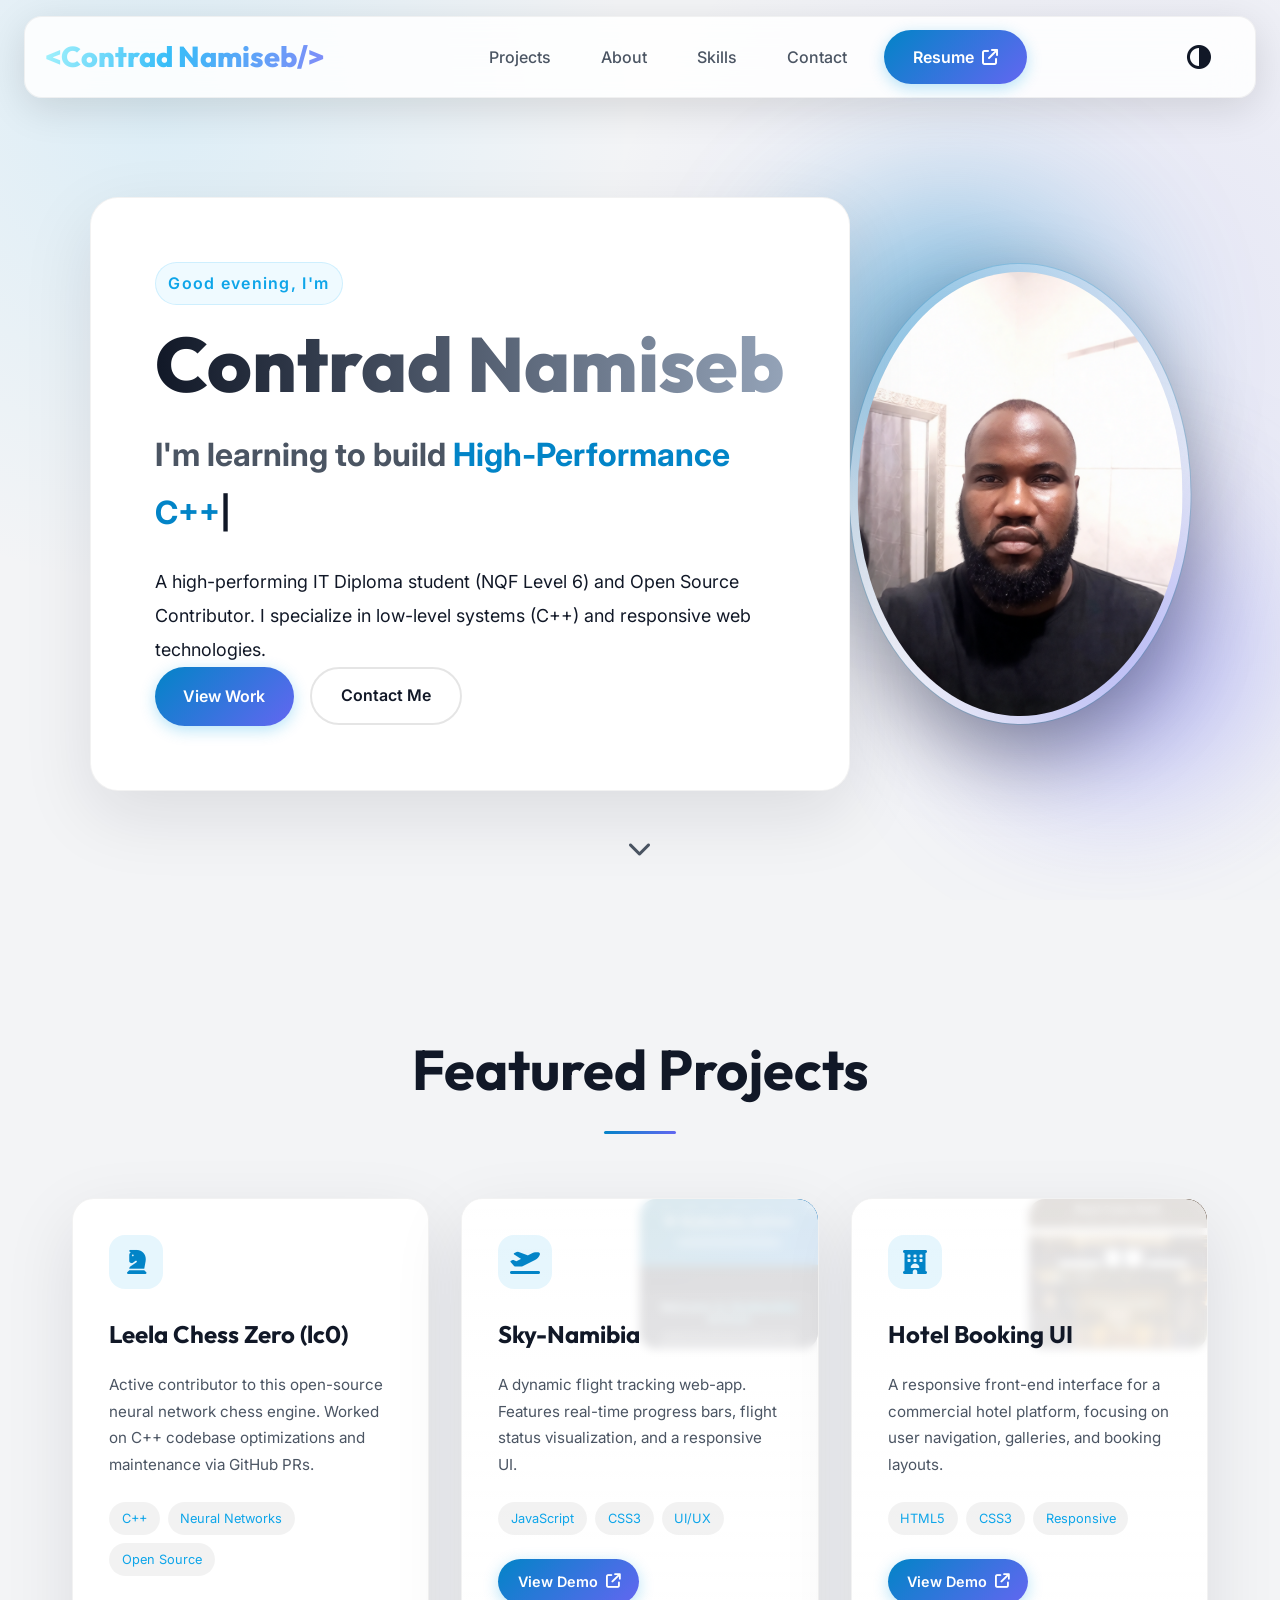
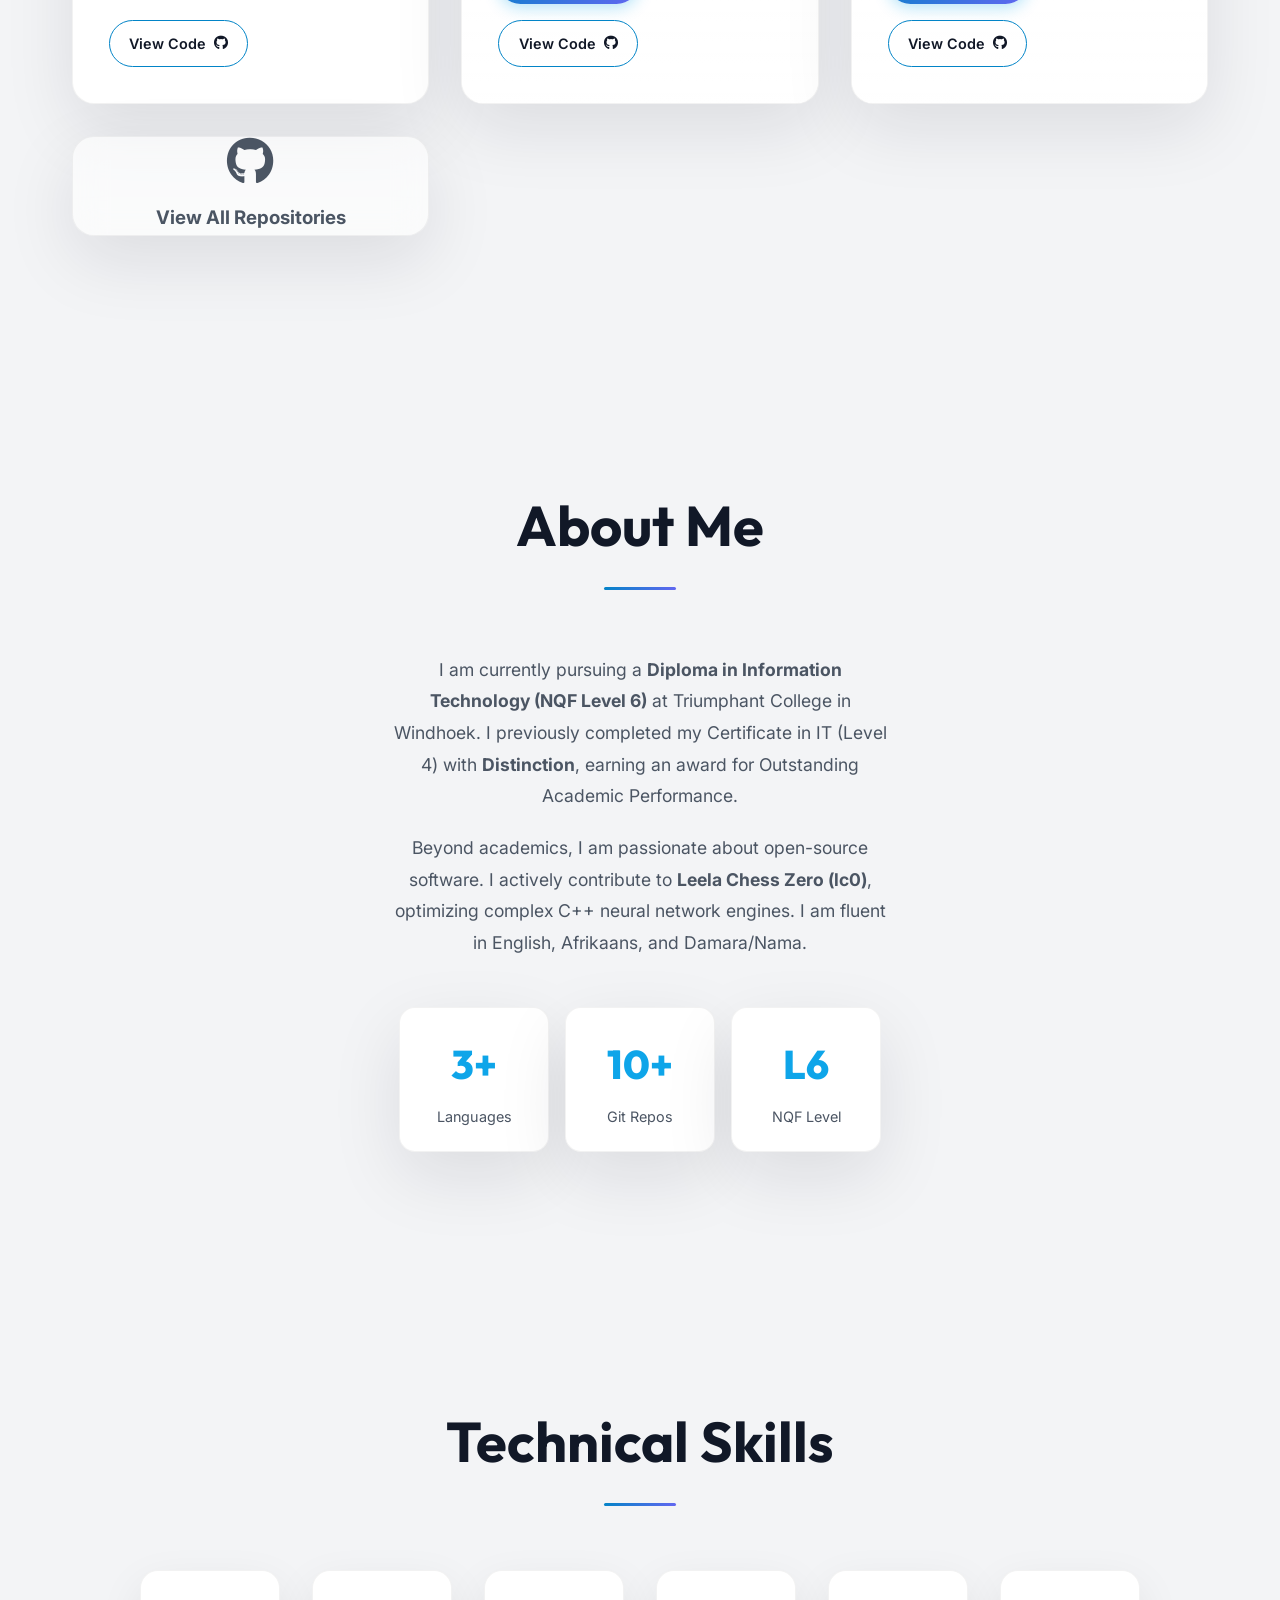
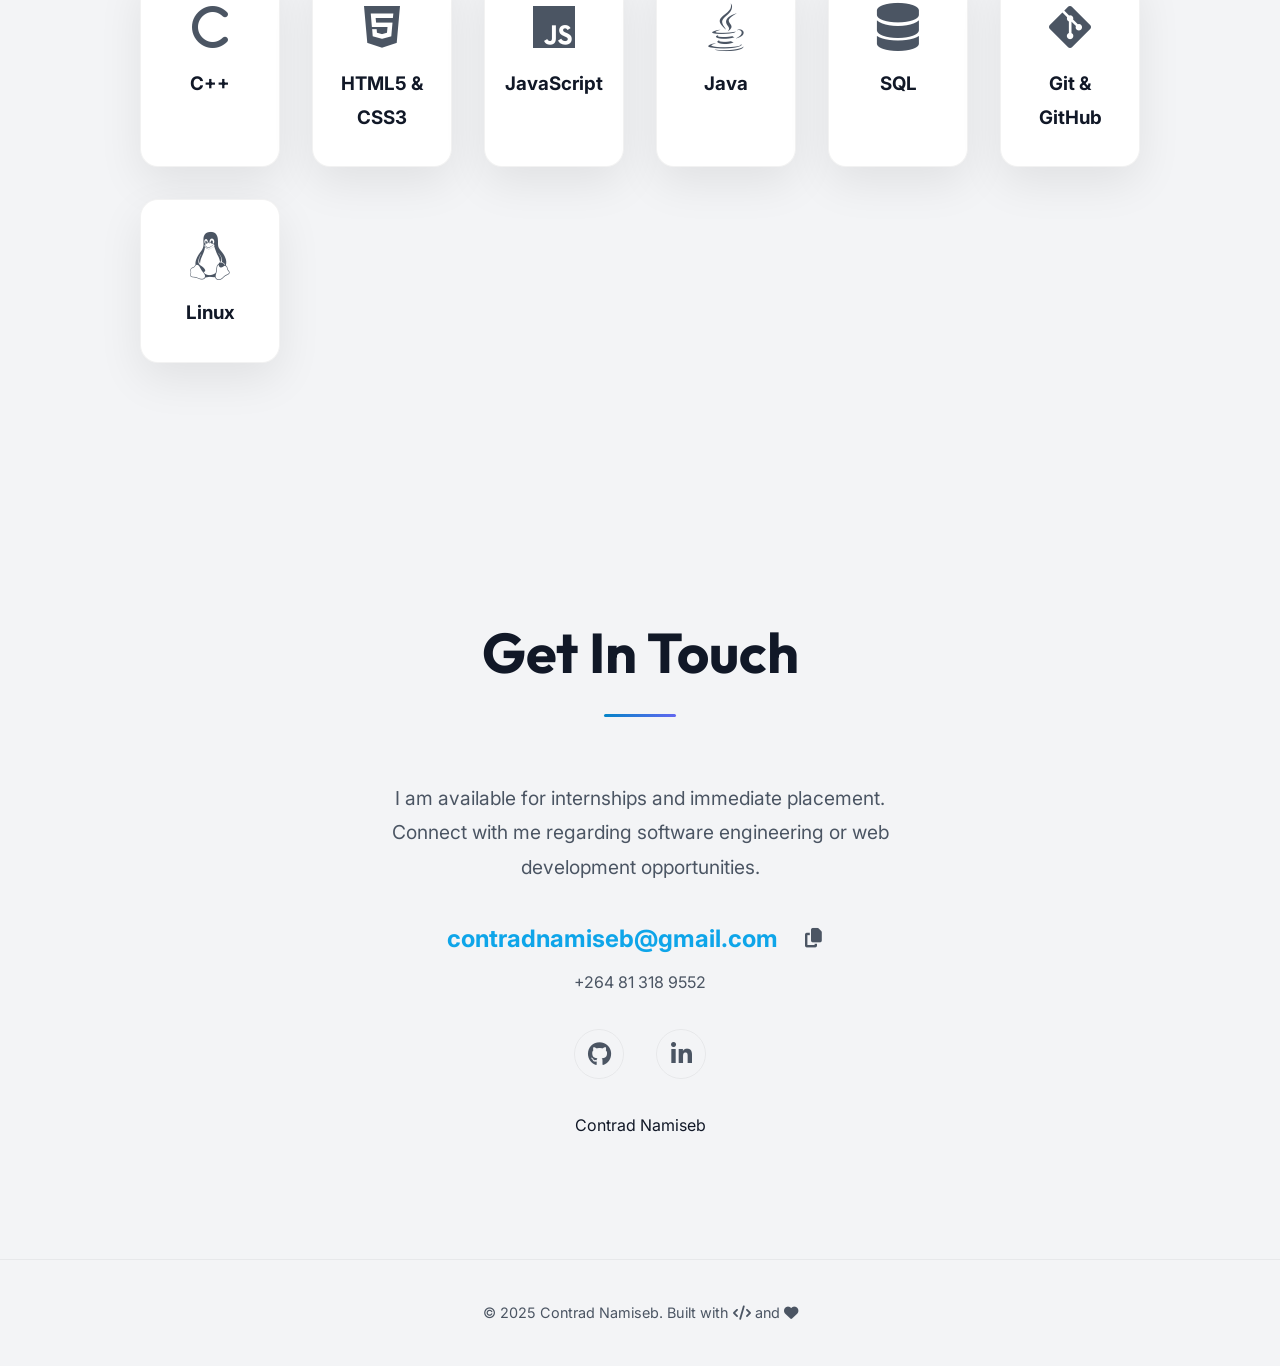
<file: index.html>
<!DOCTYPE html>
<html lang="en">

<head>
    <!-- Google tag (gtag.js) -->
    <script async src="https://www.googletagmanager.com/gtag/js?id=G-K5E7WXDVQN"></script>
    <script>
      window.dataLayer = window.dataLayer || [];
      function gtag(){dataLayer.push(arguments);}
      gtag('js', new Date());

      gtag('config', 'G-K5E7WXDVQN');
    </script>
    <meta charset="UTF-8">
    <meta name="viewport" content="width=device-width, initial-scale=1.0">
    <title>Contrad Namiseb | Software Engineer</title>
    <meta name="description"
        content="Portfolio of Contrad Namiseb, an IT Diploma student and Open Source Contributor specializing in C++, Java, and Web Technologies.">
    <meta name="keywords" content="Contrad Namiseb, Software Engineer, C++, Java, Web Development, Open Source, Portfolio, IT Diploma, Namibia">
    <meta name="author" content="Contrad Namiseb">
    <link rel="canonical" href="https://contradnamiseb.github.io/">
    
    <!-- Open Graph / Facebook -->
    <meta property="og:type" content="website">
    <meta property="og:url" content="https://contradnamiseb.github.io/">
    <meta property="og:title" content="Contrad Namiseb | Software Engineer">
    <meta property="og:description" content="Portfolio of Contrad Namiseb, an IT Diploma student and Open Source Contributor specializing in C++, Java, and Web Technologies.">
    <meta property="og:image" content="https://contradnamiseb.github.io/images/1767095813.png">
    
    <!-- Twitter -->
    <meta property="twitter:card" content="summary_large_image">
    <meta property="twitter:url" content="https://contradnamiseb.github.io/">
    <meta property="twitter:title" content="Contrad Namiseb | Software Engineer">
    <meta property="twitter:description" content="Portfolio of Contrad Namiseb, an IT Diploma student and Open Source Contributor specializing in C++, Java, and Web Technologies.">
    <meta property="twitter:image" content="https://contradnamiseb.github.io/images/1767095813.png">
    
    <link rel="icon" type="image/png" sizes="32x32" href="images/fav-icon.png">
    <link rel="apple-touch-icon" sizes="512x512" href="images/fav-icon-512.png">

    <link rel="preconnect" href="https://fonts.googleapis.com">
    <link rel="preconnect" href="https://fonts.gstatic.com" crossorigin>
    <link
        href="https://fonts.googleapis.com/css2?family=Inter:wght@300;400;600&family=Outfit:wght@500;700;800&display=swap"
        rel="stylesheet">

    <link rel="stylesheet" href="https://cdnjs.cloudflare.com/ajax/libs/font-awesome/6.4.0/css/all.min.css">

    <link rel="stylesheet" href="styles.css">
</head>

<body>
    <a href="#main-content" class="skip-link">Skip to main content</a>

    <nav class="navbar">
        <div class="logo">
            <a href="#">&lt;Contrad Namiseb/&gt;</a>
        </div>
        <ul id="nav-links" class="nav-links">
            <li><a href="#projects">Projects</a></li>
            <li><a href="#about">About</a></li>
            <li><a href="#skills">Skills</a></li>
            <li><a href="#contact">Contact</a></li>
            <li><a href="https://drive.google.com/file/d/1JpCaIjjZhl1eiZj5P_5RSKeEFHsPh8Wc/view?usp=drive_link"
                    target="_blank" rel="noopener noreferrer" class="btn-primary" aria-label="View Resume (opens in new tab)" title="View Resume (opens in new tab)">Resume <i class="fa-solid fa-arrow-up-right-from-square"></i></a></li>
        </ul>
        <button id="theme-toggle" class="theme-toggle" aria-label="Toggle Theme">
            <i class="fa-solid fa-circle-half-stroke"></i>
        </button>
        <button class="hamburger" aria-label="Toggle navigation menu" title="Toggle navigation menu" aria-expanded="false" aria-controls="nav-links">
            <span class="bar"></span>
            <span class="bar"></span>
            <span class="bar"></span>
        </button>
    </nav>

    <section id="hero" class="hero">
        <div class="hero-content fade-in">
            <p class="greeting" id="greeting">Hello, I'm</p>
            <h1 class="name">Contrad Namiseb</h1>
            <h2 class="title">I'm learning to build <span id="typewriter"></span></h2>
            <p class="bio">
                A high-performing IT Diploma student (NQF Level 6) and Open Source Contributor.
                I specialize in low-level systems (C++) and responsive web technologies.
            </p>
            <div class="hero-btns">
                <a href="#projects" class="btn-primary">View Work</a>
                <a href="#contact" class="btn-secondary">Contact Me</a>
            </div>
        </div>

        <div class="hero-visual fade-in">
            <div class="blob blob-1"></div>
            <div class="blob blob-2"></div>
            <div class="glass-card profile-card">
                <img src="images/1767095813.png" alt="Contrad Namiseb" class="profile-image">
            </div>
        </div>

        <div class="scroll-down">
            <a href="#about" aria-label="Scroll to About section" title="Scroll to About section"><i class="fa-solid fa-chevron-down"></i></a>
        </div>
    </section>

    <main id="main-content">
        <section id="projects" class="section">
            <div class="container">
                <div class="section-header fade-in">
                    <h2 class="section-title">Featured Projects</h2>
                    <span class="line"></span>
                </div>
                <div class="projects-grid">

                    <div class="project-card fade-in">
                        <div class="project-content">
                            <div class="project-icon"><i class="fa-solid fa-chess-knight"></i></div>
                            <h3 class="project-title">Leela Chess Zero (lc0)</h3>
                            <p class="project-desc">
                                Active contributor to this open-source neural network chess engine.
                                Worked on C++ codebase optimizations and maintenance via GitHub PRs.
                            </p>
                            <div class="project-tags">
                                <span>C++</span>
                                <span>Neural Networks</span>
                                <span>Open Source</span>
                            </div>
                            <div class="project-links">
                                <a href="https://github.com/ContradNamiseb/lc0" target="_blank" rel="noopener noreferrer" class="project-btn btn-code"
                                    aria-label="View Source Code for Leela Chess Zero (opens in new tab)">View Code <i class="fa-brands fa-github" aria-hidden="true"></i></a>
                            </div>
                        </div>
                    </div>

                    <div class="project-card fade-in" id="project-sky-namibia">
                        <div class="project-content">
                            <div class="project-icon"><i class="fa-solid fa-plane-departure"></i></div>
                            <h3 class="project-title">Sky-Namibia</h3>
                            <p class="project-desc">
                                A dynamic flight tracking web-app. Features real-time progress bars,
                                flight status visualization, and a responsive UI.
                            </p>
                            <div class="project-tags">
                                <span>JavaScript</span>
                                <span>CSS3</span>
                                <span>UI/UX</span>
                            </div>
                            <div class="project-links">
                                <a href="https://skynamibia.vercel.app/" target="_blank" rel="noopener noreferrer" class="project-btn btn-demo" aria-label="View Sky-Namibia Live Demo (opens in new tab)">View Demo <i class="fa-solid fa-arrow-up-right-from-square" aria-hidden="true"></i></a>
                                <a href="https://github.com/ContradNamiseb/Sky-Namibia" target="_blank" rel="noopener noreferrer" class="project-btn btn-code"
                                    aria-label="View Sky-Namibia Source Code (opens in new tab)">View Code <i class="fa-brands fa-github" aria-hidden="true"></i></a>
                            </div>
                        </div>
                    </div>

                    <div class="project-card fade-in" id="project-hotel-ui">
                        <div class="project-content">
                            <div class="project-icon"><i class="fa-solid fa-hotel"></i></div>
                            <h3 class="project-title">Hotel Booking UI</h3>
                            <p class="project-desc">
                                A responsive front-end interface for a commercial hotel platform,
                                focusing on user navigation, galleries, and booking layouts.
                            </p>
                            <div class="project-tags">
                                <span>HTML5</span>
                                <span>CSS3</span>
                                <span>Responsive</span>
                            </div>
                            <div class="project-links">
                                <a href="https://hotel-website-new.vercel.app/" target="_blank" rel="noopener noreferrer" class="project-btn btn-demo" aria-label="View Hotel Booking UI Live Demo (opens in new tab)">View Demo <i class="fa-solid fa-arrow-up-right-from-square" aria-hidden="true"></i></a>
                                <a href="https://github.com/ContradNamiseb/Hotel-website" target="_blank" rel="noopener noreferrer" class="project-btn btn-code"
                                    aria-label="View Hotel Booking UI Source Code (opens in new tab)">View Code <i class="fa-brands fa-github" aria-hidden="true"></i></a>
                            </div>
                        </div>
                    </div>

                    <a href="https://github.com/ContradNamiseb?tab=repositories" target="_blank" rel="noopener noreferrer"
                        class="project-card view-all-card fade-in" aria-label="View All Repositories (opens in new tab)" title="View All Repositories (opens in new tab)">
                        <i class="fa-brands fa-github"></i>
                        <h3>View All Repositories</h3>
                    </a>

                </div>
            </div>
        </section>

        <section id="about" class="section">
            <div class="container about-container">
                <div class="section-header fade-in">
                    <h2 class="section-title">About Me</h2>
                    <span class="line"></span>
                </div>
                <div class="about-text fade-in">
                    <p>
                        I am currently pursuing a <strong>Diploma in Information Technology (NQF Level 6)</strong> at
                        Triumphant College in Windhoek.
                        I previously completed my Certificate in IT (Level 4) with <strong>Distinction</strong>, earning
                        an award for Outstanding Academic Performance.
                    </p>
                    <p>
                        Beyond academics, I am passionate about open-source software. I actively contribute to
                        <strong>Leela Chess Zero (lc0)</strong>, optimizing complex C++ neural network engines.
                        I am fluent in English, Afrikaans, and Damara/Nama.
                    </p>
                    <div class="stats">
                        <div class="stat-item">
                            <span class="stat-number">3+</span>
                            <span class="stat-label">Languages</span>
                        </div>
                        <div class="stat-item">
                            <span class="stat-number">10+</span>
                            <span class="stat-label">Git Repos</span>
                        </div>
                        <div class="stat-item">
                            <span class="stat-number">L6</span>
                            <span class="stat-label">NQF Level</span>
                        </div>
                    </div>
                </div>
            </div>
        </section>

        <section id="skills" class="section">
            <div class="container">
                <div class="section-header fade-in">
                    <h2 class="section-title">Technical Skills</h2>
                    <span class="line"></span>
                </div>
                <div class="skills-grid">
                    <a href="https://github.com/ContradNamiseb/lc0" target="_blank" rel="noopener noreferrer" class="skill-card fade-in"
                        title="View C++ Projects" aria-label="View C++ Projects (opens in new tab)">
                        <i class="fa-solid fa-c"></i>
                        <h3>C++</h3>
                    </a>
                    <a href="https://github.com/ContradNamiseb/Hotel-website-new" target="_blank" rel="noopener noreferrer" class="skill-card fade-in"
                        title="View Web Projects" aria-label="View Web Projects (opens in new tab)">
                        <i class="fa-brands fa-html5"></i>
                        <h3>HTML5 & CSS3</h3>
                    </a>
                    <a href="https://github.com/ContradNamiseb/Sky-Namibia" target="_blank" rel="noopener noreferrer" class="skill-card fade-in"
                        title="View JS Projects" aria-label="View JavaScript Projects (opens in new tab)">
                        <i class="fa-brands fa-js"></i>
                        <h3>JavaScript</h3>
                    </a>

                    <div class="skill-card fade-in">
                        <i class="fa-brands fa-java"></i>
                        <h3>Java</h3>
                    </div>
                    <div class="skill-card fade-in">
                        <i class="fa-solid fa-database"></i>
                        <h3>SQL</h3>
                    </div>
                    <div class="skill-card fade-in">
                        <i class="fa-brands fa-git-alt"></i>
                        <h3>Git & GitHub</h3>
                    </div>
                    <div class="skill-card fade-in">
                        <i class="fa-brands fa-linux"></i>
                        <h3>Linux</h3>
                    </div>
                </div>
            </div>
        </section>

        <section id="contact" class="section">
            <div class="container contact-container">
                <div class="section-header fade-in">
                    <h2 class="section-title">Get In Touch</h2>
                    <span class="line"></span>
                </div>
                <div class="contact-content fade-in">
                    <p class="contact-text">
                        I am available for internships and immediate placement.
                        Connect with me regarding software engineering or web development opportunities.
                    </p>

                    <div class="email-wrapper">
                        <a href="mailto:contradnamiseb@gmail.com" class="email-link">contradnamiseb@gmail.com</a>
                        <button id="copy-email-btn" class="copy-btn" aria-label="Copy email address" title="Copy email address">
                            <i class="fa-solid fa-copy"></i>
                        </button>
                    </div>
                    <a href="tel:+264813189552" class="phone-number">+264 81 318 9552</a>

                    <div class="social-links">
                        <a href="https://github.com/ContradNamiseb?tab=repositories" target="_blank" rel="noopener noreferrer" title="GitHub" aria-label="GitHub Profile (opens in new tab)"><i
                                class="fa-brands fa-github"></i></a>
                        <a href="https://www.linkedin.com/in/contrad-namiseb-093686210/" target="_blank" rel="noopener noreferrer"
                            title="LinkedIn" aria-label="LinkedIn Profile (opens in new tab)"><i class="fa-brands fa-linkedin-in"></i></a>
                    </div>

                    <div class="badge-base LI-profile-badge" data-locale="en_US" data-size="medium" data-theme="dark"
                        data-type="HORIZONTAL" data-vanity="contrad-namiseb-093686210" data-version="v1">
                        <a class="badge-base__link LI-simple-link"
                            href="https://na.linkedin.com/in/contrad-namiseb-093686210?trk=profile-badge">Contrad
                            Namiseb</a>
                    </div>
                </div>
            </div>
        </section>
    </main>

    <footer class="footer">
        <p>&copy; 2025 Contrad Namiseb. Built with <i class="fa-solid fa-code"></i> and <i
                class="fa-solid fa-heart"></i></p>
    </footer>

    <button id="back-to-top" aria-label="Back to top" title="Back to top">
        <i class="fa-solid fa-arrow-up"></i>
    </button>

    <script src="scripts.js"></script>
</body>

</html>
</file>
<file: styles.css>
/* ----------------------------------------
   CORE VARIABLES & RESET
   ----------------------------------------
*/
:root {
    /* Colors */
    --bg-dark: #050816;
    --bg-surface: #0c1224;
    --text-primary: #f9fafb;
    --text-secondary: #9ca3af;
    --accent-primary: #38bdf8;
    --accent-secondary: #6366f1;
    --accent-cyan: #a5f3fc;

    /* Backgrounds & Borders (Dark Mode Default) */
    --nav-bg: rgba(3, 7, 18, 0.85);
    --nav-border: rgba(255, 255, 255, 0.05);
    --glass-bg: rgba(255, 255, 255, 0.03);
    --glass-border: rgba(255, 255, 255, 0.1);
    --card-bg: rgba(15, 23, 42, 0.58);
    --card-border: rgba(148, 163, 184, 0.12);
    --card-hover-bg: rgba(255, 255, 255, 0.08);
    --project-card-bg: rgba(12, 18, 36, 0.78);
    --project-card-border: rgba(148, 163, 184, 0.14);
    --btn-secondary-border: rgba(255, 255, 255, 0.1);
    --tag-bg: rgba(255, 255, 255, 0.05);
    --footer-border: rgba(255, 255, 255, 0.05);
    --mobile-nav-bg: rgba(3, 7, 18, 0.98);

    /* Project Overlays (Dark Mode) */
    --project-overlay-start: rgba(17, 24, 39, 0.5);
    --project-overlay-end: rgba(17, 24, 39, 0.7);
    --project-overlay-blur: 0px;
    --project-title-shadow: 0 2px 4px rgba(0, 0, 0, 0.5);
    --project-text-shadow: 0 1px 2px rgba(0, 0, 0, 0.5);

    /* Gradients */
    --gradient-main: linear-gradient(135deg, var(--accent-primary), var(--accent-secondary));
    --gradient-text: linear-gradient(110deg, #a5f3fc, #38bdf8 45%, #818cf8);
    --shadow-card: 0 24px 70px rgba(0, 0, 0, 0.22);

    /* Fonts & Transitions */
    --font-heading: 'Outfit', sans-serif;
    --font-body: 'Inter', sans-serif;
    --transition-fast: 0.2s ease;
    --transition-medium: 0.3s ease-in-out;
}

[data-theme="light"] {
    --bg-dark: #f3f4f6;
    --bg-surface: #ffffff;
    --text-primary: #111827;
    --text-secondary: #4b5563;

    --nav-bg: rgba(255, 255, 255, 0.85);
    --nav-border: rgba(0, 0, 0, 0.05);

    --glass-bg: rgba(255, 255, 255, 0.6);
    --glass-border: rgba(0, 0, 0, 0.05);

    --card-bg: #ffffff;
    --card-border: rgba(0, 0, 0, 0.05);
    --card-hover-bg: #e5e7eb;

    --project-card-bg: #ffffff;
    --project-card-border: rgba(0, 0, 0, 0.05);

    --btn-secondary-border: rgba(0, 0, 0, 0.1);

    --tag-bg: rgba(0, 0, 0, 0.05);
    --footer-border: rgba(0, 0, 0, 0.05);
    --mobile-nav-bg: rgba(255, 255, 255, 0.98);
    --shadow-card: 0 24px 70px rgba(15, 23, 42, 0.1);

    /* Project Overlays (Light Mode) */
    --project-overlay-start: rgba(255, 255, 255, 0.85);
    --project-overlay-end: rgba(255, 255, 255, 0.95);
    --project-overlay-blur: 5px;
    --project-title-shadow: none;
    --project-text-shadow: none;

    /* Darker accents for better contrast on light bg */
    --accent-primary: #0284c7;
    /* Sky 600 */
    --accent-cyan: #0ea5e9;
    /* Sky 500 */
}

* {
    margin: 0;
    padding: 0;
    box-sizing: border-box;
}

html {
    scroll-behavior: smooth;
    scroll-padding-top: 5rem;
}

body {
    background-color: var(--bg-dark);
    background-image:
        radial-gradient(circle at 12% 12%, rgba(56, 189, 248, 0.12), transparent 30rem),
        radial-gradient(circle at 88% 38%, rgba(99, 102, 241, 0.1), transparent 34rem);
    background-attachment: fixed;
    color: var(--text-primary);
    font-family: var(--font-body);
    line-height: 1.8;
    overflow-x: hidden;
    transition: background-color 0.3s ease, color 0.3s ease;
}

a {
    text-decoration: none;
    color: inherit;
    transition: var(--transition-fast);
}

ul {
    list-style: none;
}

/* ----------------------------------------
   UTILITIES
   ----------------------------------------
*/
/* Accessibility */
button:focus-visible,
.btn-primary:focus-visible,
.btn-secondary:focus-visible,
.project-btn:focus-visible,
.social-links a:focus-visible,
.theme-toggle:focus-visible,
.view-all-card:focus-visible,
.logo a:focus-visible,
.scroll-down a:focus-visible,
a.skill-card:focus-visible {
    outline: 2px solid var(--accent-primary);
    outline-offset: 4px;
    transition: outline-offset 0.1s ease;
}

.skip-link {
    position: absolute;
    top: -100px;
    left: 0;
    background: var(--accent-primary);
    color: white;
    padding: 0.5rem 1rem;
    z-index: 2000;
    text-decoration: none;
    font-weight: 600;
    transition: top var(--transition-fast);
    border-radius: 0 0 10px 0;
}

.skip-link:focus {
    top: 0;
}

.container {
    max-width: 1200px;
    margin: 0 auto;
    padding: 0 2rem;
}

.btn-primary {
    display: inline-flex;
    align-items: center;
    gap: 0.5rem;
    padding: 0.8rem 1.8rem;
    background: var(--gradient-main);
    color: white;
    font-weight: 600;
    border-radius: 50px;
    box-shadow: 0 4px 15px rgba(14, 165, 233, 0.3);
    transition: var(--transition-medium);
}

.btn-primary:hover {
    transform: translateY(-2px);
    box-shadow: 0 10px 25px rgba(14, 165, 233, 0.5);
}

.btn-secondary {
    display: inline-block;
    padding: 0.8rem 1.8rem;
    border: 2px solid var(--btn-secondary-border);
    color: var(--text-primary);
    font-weight: 600;
    border-radius: 50px;
    margin-left: 1rem;
    backdrop-filter: blur(5px);
    transition: var(--transition-medium);
}

.btn-secondary:hover {
    border-color: var(--accent-primary);
    background: rgba(14, 165, 233, 0.1);
}

/* ----------------------------------------
   NAVIGATION
   ----------------------------------------
*/
.navbar {
    position: fixed;
    top: 0;
    left: 0;
    width: calc(100% - 3rem);
    max-width: 1320px;
    margin: 1rem auto 0;
    padding: 0.8rem 1.25rem;
    right: 0;
    background: var(--nav-bg);
    backdrop-filter: blur(18px);
    -webkit-backdrop-filter: blur(18px);
    border: 1px solid var(--nav-border);
    border-radius: 18px;
    box-shadow: 0 10px 40px rgba(0, 0, 0, 0.12);
    display: flex;
    justify-content: space-between;
    align-items: center;
    z-index: 1000;
    transition: var(--transition-medium);
}

.navbar.scrolled {
    margin-top: 0.5rem;
    padding: 0.65rem 1.25rem;
    background: var(--nav-bg);
    backdrop-filter: blur(12px);
    -webkit-backdrop-filter: blur(12px);
    border: 1px solid var(--nav-border);
}

.logo a {
    font-family: var(--font-heading);
    font-size: 1.8rem;
    font-weight: 800;
    background: var(--gradient-text);
    -webkit-background-clip: text;
    background-clip: text;
    color: transparent;
}

.theme-toggle {
    background: none;
    border: none;
    color: var(--text-primary);
    font-size: 1.5rem;
    cursor: pointer;
    transition: var(--transition-fast);
    padding: 0.5rem;
    margin-right: 1rem;

    /* Ensure the icon center-aligns for rotation */
    display: flex;
    align-items: center;
    justify-content: center;
}

.theme-toggle i {
    /* Smooth rotation transition */
    transition: transform 0.4s cubic-bezier(0.4, 0, 0.2, 1);
}

.theme-toggle:hover,
.theme-toggle:focus-visible {
    color: var(--accent-primary);
    transform: scale(1.1);
}

.nav-links {
    display: flex;
    align-items: center;
    gap: 1.5rem;
}

.nav-links a:not(.btn-primary) {
    font-weight: 500;
    color: var(--text-secondary);
    display: inline-block;
    padding: 0.5rem 0.75rem;
    border: 1px solid transparent;
    border-radius: 100px;
    transition: var(--transition-medium);
}

.nav-links a:not(.btn-primary):hover,
.nav-links a:not(.btn-primary):focus-visible,
.nav-links a:not(.btn-primary).active {
    color: var(--accent-cyan);
    background: rgba(56, 189, 248, 0.09);
    border-color: rgba(56, 189, 248, 0.18);
    box-shadow: none;
    outline: none;
}

.hamburger {
    display: none;
    cursor: pointer;
    flex-direction: column;
    gap: 6px;
    background: transparent;
    border: none;
    padding: 0;
}

.bar {
    display: block;
    width: 25px;
    height: 3px;
    background-color: var(--text-primary);
    transition: 0.3s;
}

/* ----------------------------------------
   HERO SECTION
   ----------------------------------------
*/
.hero {
    min-height: 100vh;
    display: flex;
    align-items: center;
    justify-content: space-between;
    padding: 120px max(7%, calc((100vw - 1200px) / 2)) 2rem;
    position: relative;
    overflow: hidden;
}

.hero-content {
    max-width: 760px;
    padding: 4rem;
    background: var(--card-bg);
    border: 1px solid var(--card-border);
    border-radius: 28px;
    box-shadow: var(--shadow-card);
    backdrop-filter: blur(16px);
    z-index: 2;
}

.greeting {
    color: var(--accent-cyan);
    font-weight: 600;
    display: inline-flex;
    align-items: center;
    padding: 0.4rem 0.8rem;
    border: 1px solid rgba(56, 189, 248, 0.18);
    border-radius: 999px;
    background: rgba(56, 189, 248, 0.08);
    letter-spacing: 0.08em;
    margin-bottom: 1rem;
}

.name {
    font-family: var(--font-heading);
    font-size: clamp(3.5rem, 6vw, 5.75rem);
    font-weight: 800;
    line-height: 1.1;
    margin-bottom: 1.25rem;
    background: linear-gradient(to right, var(--text-primary), #94a3b8);
    -webkit-background-clip: text;
    background-clip: text;
    color: transparent;
}

.title {
    font-size: clamp(1.45rem, 2.5vw, 2rem);
    color: var(--text-secondary);
    margin-bottom: 1.5rem;
}

#typewriter {
    color: var(--accent-primary);
    position: relative;
}

#typewriter::after {
    content: '|';
    animation: blink 1s infinite;
    color: var(--text-primary);
}

/* Pause blink animation when off-screen */
.paused-cursor::after {
    animation-play-state: paused;
}

@keyframes blink {

    0%,
    100% {
        opacity: 1;
    }

    50% {
        opacity: 0;
    }
}

.bio {
    font-size: 1.12rem;
    line-height: 1.9;
}

.about-text p {
    color: var(--text-secondary);
    max-width: 500px;
}

.about-text p + p {
    margin-top: 1.25rem;
}

.about-text p:last-of-type {
    margin-bottom: 2.5rem;
}

.hero-btns {
    display: flex;
    flex-wrap: wrap;
    gap: 1rem;
}

.hero-btns .btn-secondary {
    margin-left: 0;
}

/* Visuals */
.hero-visual {
    position: relative;
    width: min(38vw, 460px);
    height: min(38vw, 460px);
    z-index: 1;
}

.blob {
    position: absolute;
    border-radius: 50%;
    filter: blur(80px);
    opacity: 0.5;
    animation: float 10s infinite alternate;
}

.blob-1 {
    width: 300px;
    height: 300px;
    background: var(--accent-primary);
    top: -50px;
    left: -50px;
}

.blob-2 {
    width: 250px;
    height: 250px;
    background: var(--accent-secondary);
    bottom: -50px;
    right: -50px;
    animation-delay: -5s;
}

.glass-card {
    position: absolute;
    top: 50%;
    left: 50%;
    transform: translate(-50%, -50%);
    background: var(--glass-bg);
    backdrop-filter: blur(16px);
    border: 1px solid var(--glass-border);
    padding: 2rem;
    border-radius: 20px;
    display: flex;
    flex-direction: column;
    align-items: center;
    gap: 1rem;
    box-shadow: 0 8px 32px 0 rgba(0, 0, 0, 0.3);
    width: 180px;
    height: 180px;
    z-index: 10;
}

.glass-card i {
    font-size: 3rem;
    background: var(--gradient-main);
    -webkit-background-clip: text;
    background-clip: text;
    color: transparent;
}

.glass-card span {
    font-weight: 600;
    font-family: var(--font-heading);
}

/* Profile Card */
.glass-card.profile-card {
    width: 100%;
    height: 100%;
    padding: 0;
    /* Changed overflow to visible so the hover shadow isn't cut off */
    overflow: visible;
    background: transparent;
    backdrop-filter: none;
    border: none;
    box-shadow: none;
    animation: none;
}

.profile-image {
    width: 100%;
    height: 100%;
    object-fit: cover;
    /* This creates the circle */
    border-radius: 50%;
    transition: var(--transition-medium);
    /* Optional: ensures no image corners peek out */
    border: 8px solid rgba(255, 255, 255, 0.08);
    box-shadow: 0 30px 80px rgba(2, 6, 23, 0.4), 0 0 0 1px rgba(56, 189, 248, 0.25);
}

.profile-image:hover {
    /* Adjusted shadow to glow uniformly around the circle */
    box-shadow: 0 0 15px 5px var(--accent-primary), 0 0 30px rgba(14, 165, 233, 0.4);
    transform: scale(1.02);
}

@keyframes float {
    0% {
        transform: translate(0, 0);
    }

    100% {
        transform: translate(30px, 50px);
    }
}

.scroll-down {
    position: absolute;
    bottom: 30px;
    left: 50%;
    transform: translateX(-50%);
    animation: bounce 2s infinite;
}

.scroll-down a {
    color: var(--text-secondary);
    font-size: 1.5rem;
}

@keyframes bounce {

    0%,
    20%,
    50%,
    80%,
    100% {
        transform: translateY(0) translateX(-50%);
    }

    40% {
        transform: translateY(-10px) translateX(-50%);
    }

    60% {
        transform: translateY(-5px) translateX(-50%);
    }
}

/* ----------------------------------------
   SECTIONS & UTILITIES
   ----------------------------------------
*/
.section {
    padding: 120px 0;
    position: relative;
}

.section-header {
    margin-bottom: 4rem;
    text-align: center;
}

.section-title {
    font-size: clamp(2.25rem, 5vw, 3.5rem);
    font-family: var(--font-heading);
    font-weight: 700;
    color: var(--text-primary);
}

.line {
    display: block;
    width: 72px;
    height: 3px;
    background: var(--gradient-main);
    margin: 10px auto 0;
    border-radius: 2px;
}

/* About */
.about-container {
    display: flex;
    flex-direction: column;
    align-items: center;
}

.about-text {
    max-width: 800px;
    text-align: center;
    color: var(--text-secondary);
    font-size: 1.1rem;
}

.stats {
    display: flex;
    justify-content: center;
    gap: 1rem;
    margin-top: 3rem;
}

.stat-item {
    text-align: center;
    min-width: 150px;
    padding: 1.25rem 1.5rem;
    background: var(--card-bg);
    border: 1px solid var(--card-border);
    border-radius: 16px;
    box-shadow: var(--shadow-card);
}

.stat-number {
    display: block;
    font-size: 2.5rem;
    font-weight: 800;
    color: var(--accent-cyan);
    font-family: var(--font-heading);
}

.stat-label {
    font-size: 0.9rem;
    color: var(--text-secondary);
}

/* Skills */
.skills-grid {
    display: grid;
    grid-template-columns: repeat(auto-fit, minmax(130px, 1fr));
    gap: 2rem;
    max-width: 1000px;
    margin: 0 auto;
}

.skill-card {
    background: var(--card-bg);
    border: 1px solid var(--card-border);
    padding: 2rem 1rem;
    border-radius: 18px;
    box-shadow: 0 16px 45px rgba(0, 0, 0, 0.08);
    backdrop-filter: blur(12px);
    text-align: center;
    transition: var(--transition-medium);
    display: block;
    /* Ensures anchor tags behave like blocks */
    cursor: default;
    /* Default for non-linked items */
}

/* Only make linked cards clickable */
a.skill-card {
    cursor: pointer;
}

a.skill-card:hover,
a.skill-card:focus-visible {
    border-color: var(--accent-primary);
    box-shadow: 0 22px 50px rgba(56, 189, 248, 0.13);
}

a.skill-card:hover,
a.skill-card:focus-visible {
    background: var(--card-hover-bg);
    transform: translateY(-5px);
}

.skill-card i {
    font-size: 3rem;
    margin-bottom: 1rem;
    color: var(--text-secondary);
    transition: var(--transition-fast);
}

a.skill-card:hover i,
a.skill-card:focus-visible i {
    color: var(--accent-primary);
    transform: scale(1.1);
}

/* Projects */
.projects-grid {
    display: grid;
    grid-template-columns: repeat(auto-fit, minmax(300px, 1fr));
    gap: 2rem;
}

.project-card {
    background: var(--project-card-bg);
    border-radius: 22px;
    overflow: hidden;
    border: 1px solid var(--project-card-border);
    transition: var(--transition-medium);
    backdrop-filter: blur(16px);
    box-shadow: var(--shadow-card);
}

@media (hover: hover) {
    .project-card:hover {
        transform: translateY(-10px);
        border-color: rgba(14, 165, 233, 0.3);
        box-shadow: 0 10px 40px -10px rgba(0, 0, 0, 0.5);
    }
}

.project-card:focus-within {
    transform: translateY(-10px) !important;
    border-color: rgba(14, 165, 233, 0.3);
    box-shadow: 0 10px 40px -10px rgba(0, 0, 0, 0.5);
}

@media (hover: none) {
    .project-card.active {
        transform: translateY(-10px);
        border-color: rgba(14, 165, 233, 0.3);
        box-shadow: 0 10px 40px -10px rgba(0, 0, 0, 0.5);
    }
}

.project-content {
    padding: 2.25rem;
    min-height: 100%;
    display: flex;
    flex-direction: column;
}

.project-icon {
    width: 54px;
    height: 54px;
    background: rgba(14, 165, 233, 0.1);
    border-radius: 16px;
    display: flex;
    align-items: center;
    justify-content: center;
    margin-bottom: 1.5rem;
    color: var(--accent-primary);
    font-size: 1.5rem;
}

.project-title {
    font-family: var(--font-heading);
    font-size: 1.5rem;
    margin-bottom: 1rem;
    color: var(--text-primary);
}

.project-desc {
    color: var(--text-secondary);
    margin-bottom: 1.5rem;
    font-size: 0.95rem;
    line-height: 1.75;
}

.project-tags {
    display: flex;
    flex-wrap: wrap;
    gap: 0.5rem;
    margin-bottom: 1.5rem;
}

.project-tags span {
    font-size: 0.8rem;
    padding: 0.3rem 0.8rem;
    background: var(--tag-bg);
    border-radius: 20px;
    color: var(--accent-cyan);
}

.project-links {
    display: flex;
    gap: 1rem;
    margin-top: auto;
    flex-wrap: wrap;
}

.project-btn {
    display: inline-flex;
    align-items: center;
    justify-content: center;
    gap: 0.5rem;
    padding: 0.6rem 1.2rem;
    border-radius: 50px;
    font-weight: 600;
    font-size: 0.9rem;
    text-decoration: none;
    transition: var(--transition-fast);
    min-height: 44px;
}

.btn-demo {
    background: var(--gradient-main);
    color: white;
    box-shadow: 0 4px 15px rgba(14, 165, 233, 0.3);
}

.btn-demo:hover {
    transform: translateY(-2px);
    box-shadow: 0 8px 20px rgba(14, 165, 233, 0.4);
    color: white;
}

.btn-code {
    border: 1px solid var(--accent-primary);
    color: var(--text-primary);
    background: transparent;
}

.btn-code:hover {
    background: rgba(14, 165, 233, 0.1);
    transform: translateY(-2px);
    color: var(--text-primary);
}

.view-all-card {
    display: flex;
    flex-direction: column;
    align-items: center;
    justify-content: center;
    text-align: center;
    color: var(--text-secondary);
    background: var(--glass-bg);
}

.view-all-card i {
    font-size: 3rem;
    margin-bottom: 1rem;
}

.view-all-card:hover,
.view-all-card:focus-visible {
    color: var(--accent-primary);
}

/* Contact & Footer */
.contact-container {
    text-align: center;
    max-width: 600px;
}

.contact-text {
    font-size: 1.2rem;
    color: var(--text-secondary);
    margin-bottom: 2rem;
}

.email-wrapper {
    display: flex;
    align-items: center;
    justify-content: center;
    gap: 1rem;
    margin-bottom: 0.5rem;
}

.email-link {
    display: inline-block;
    font-size: 1.5rem;
    font-weight: 700;
    color: var(--accent-cyan);
}

.copy-btn {
    background: none;
    border: none;
    color: var(--text-secondary);
    font-size: 1.2rem;
    cursor: pointer;
    transition: var(--transition-fast);
    padding: 0.5rem;
    border-radius: 50%;
    display: flex;
    align-items: center;
    justify-content: center;
    width: 40px;
    height: 40px;
}

.copy-btn:hover {
    color: var(--accent-primary);
    background: var(--card-hover-bg);
    transform: translateY(-2px);
}

.copy-btn:focus-visible {
    outline: 2px solid var(--accent-primary);
    outline-offset: 4px;
}

.phone-number {
    display: inline-block;
    color: var(--text-secondary);
    margin-bottom: 2rem;
}

.phone-number:hover {
    color: var(--accent-primary);
}

.social-links {
    display: flex;
    justify-content: center;
    gap: 2rem;
}

.social-links a {
    font-size: 1.5rem;
    color: var(--text-secondary);
    border: 1px solid var(--glass-border);
    width: 50px;
    height: 50px;
    display: flex;
    align-items: center;
    justify-content: center;
    border-radius: 50%;
    transition: var(--transition-medium);
}

.social-links a:hover,
.social-links a:focus-visible {
    color: white;
    background: var(--accent-primary);
    border-color: var(--accent-primary);
    transform: translateY(-3px);
}

/* LinkedIn Badge */
.LI-profile-badge {
    display: flex;
    justify-content: center;
    margin-top: 2rem;
}

.footer {
    padding: 2.5rem;
    text-align: center;
    color: var(--text-secondary);
    font-size: 0.9rem;
    border-top: 1px solid var(--footer-border);
}

/* Animations */
.fade-in {
    opacity: 0;
    transform: translateY(30px);
    transition: opacity 0.6s ease-out, transform 0.6s ease-out;
}

.fade-in.visible {
    opacity: 1;
    transform: translateY(0);
}

/* ----------------------------------------
   BACK TO TOP BUTTON
   ----------------------------------------
*/
#back-to-top {
    position: fixed;
    bottom: 30px;
    right: 30px;
    background: var(--accent-primary);
    color: white;
    width: 50px;
    height: 50px;
    border-radius: 50%;
    border: none;
    cursor: pointer;
    display: flex;
    align-items: center;
    justify-content: center;
    font-size: 1.2rem;
    box-shadow: 0 4px 15px rgba(0, 0, 0, 0.3);
    opacity: 0;
    pointer-events: none;
    transform: translateY(20px);
    transition: var(--transition-medium);
    z-index: 999;
}

#back-to-top.visible {
    opacity: 1;
    pointer-events: all;
    transform: translateY(0);
}

#back-to-top:hover {
    background: var(--accent-secondary);
    transform: translateY(-5px);
    box-shadow: 0 6px 20px rgba(0, 0, 0, 0.4);
}

#back-to-top:focus-visible {
    outline: 2px solid var(--accent-primary);
    outline-offset: 4px;
}

@media (max-width: 1100px) {
    .logo a {
        font-size: 1.4rem;
    }

    .nav-links {
        gap: 0.75rem;
    }

    .hero {
        gap: 3rem;
    }
}

/* Mobile */
@media (max-width: 768px) {
    .navbar,
    .navbar.scrolled {
        width: calc(100% - 1.5rem);
        margin-top: 0.75rem;
        padding: 0.7rem 1rem;
    }

    .hero {
        flex-direction: column;
        text-align: center;
        padding: 130px 1.5rem 4rem;
    }

    .hero-content {
        margin-bottom: 3rem;
    }

    .name {
        font-size: 3rem;
    }

    .hero-visual {
        width: 300px;
        height: 300px;
    }

    .glass-card.profile-card {
        width: 280px;
        height: 280px;
        margin: 0 auto;
        /* Centers the circle on Ubuntu/Linux mobile views */
    }

    .hero-btns {
        justify-content: center;
    }

    .btn-secondary {
        margin-left: 0;
    }

    .hamburger {
        display: flex;
    }

    .nav-links {
        position: fixed;
        top: 0;
        right: -100%;
        width: 70%;
        height: 100vh;
        background: var(--mobile-nav-bg);
        flex-direction: column;
        justify-content: center;
        transition: right 0.3s ease, visibility 0s linear 0.3s;
        box-shadow: -5px 0 15px rgba(0, 0, 0, 0.5);
        visibility: hidden;
        border-left: 1px solid var(--nav-border);
        backdrop-filter: blur(18px);
    }

    .nav-links.active {
        right: 0;
        visibility: visible;
        transition: right 0.3s ease, visibility 0s linear 0s;
    }

    .hamburger.active .bar:nth-child(1) {
        transform: translateY(9px) rotate(45deg);
    }

    .hamburger.active .bar:nth-child(2) {
        opacity: 0;
    }

    .hamburger.active .bar:nth-child(3) {
        transform: translateY(-9px) rotate(-45deg);
    }

    .section {
        padding: 80px 0;
    }

    .container {
        padding: 0 1.25rem;
    }

    .section-header {
        margin-bottom: 2.5rem;
    }

    .stats {
        flex-wrap: wrap;
    }

    .stat-item {
        flex: 1 1 120px;
        min-width: 120px;
    }

    .projects-grid {
        grid-template-columns: 1fr;
    }

    .contact-container {
        width: calc(100% - 2rem);
        padding: 3rem 1.25rem;
    }

    .email-link {
        font-size: clamp(1rem, 5vw, 1.5rem);
        overflow-wrap: anywhere;
    }
}
/* ----------------------------------------
   ACCESSIBILITY: REDUCED MOTION
   ----------------------------------------
*/
@media (prefers-reduced-motion: reduce) {
    *,
    *::before,
    *::after {
        animation-duration: 0.01ms !important;
        animation-iteration-count: 1 !important;
        transition-duration: 0.01ms !important;
        scroll-behavior: auto !important;
    }

    /* Force smooth scroll off on html */
    html {
        scroll-behavior: auto !important;
    }

    .fade-in {
        opacity: 1 !important;
        transform: none !important;
        transition: none !important;
    }

    .blob,
    .scroll-down,
    #typewriter::after {
        animation: none !important;
    }

    .theme-toggle i {
        transition: none !important;
        transform: none !important;
    }
}

/* ----------------------------------------
   PROJECT CARD BACKGROUNDS
   ----------------------------------------
*/
#project-sky-namibia,
#project-hotel-ui {
    position: relative;
    z-index: 1;
    overflow: hidden;
}

/* Pseudo-element for the blurred image background */
#project-sky-namibia::before,
#project-hotel-ui::before {
    content: '';
    position: absolute;
    top: 0;
    left: auto;
    right: 0;
    width: 50%;
    height: 150px;
    background-size: cover;
    background-position: top center;
    z-index: -2;
    transition: filter 0.3s ease;
    border-radius: 16px;
}

#project-sky-namibia::before {
    background-image: url('images/skynamibia.png');
}

#project-hotel-ui::before {
    background-image: url('images/hotel-website.png');
}

/* Pseudo-element for the gradient overlay and blur */
#project-sky-namibia::after,
#project-hotel-ui::after {
    content: '';
    position: absolute;
    top: 0;
    left: 0;
    width: 100%;
    height: 100%;
    background: linear-gradient(var(--project-overlay-start), var(--project-overlay-end));
    backdrop-filter: blur(var(--project-overlay-blur));
    -webkit-backdrop-filter: blur(var(--project-overlay-blur));
    z-index: -1;
}

/* Text shadows for readability on dark mode overlay */
#project-sky-namibia .project-title,
#project-hotel-ui .project-title {
    text-shadow: var(--project-title-shadow);
}

#project-sky-namibia .project-desc,
#project-hotel-ui .project-desc {
    text-shadow: var(--project-text-shadow);
}

/* ----------------------------------------
   PRINT STYLES
   ----------------------------------------
*/
@media print {
    /* Hide non-essential elements */
    .navbar,
    .hamburger,
    .theme-toggle,
    .scroll-down,
    #back-to-top,
    .blob,
    .skip-link,
    .project-links,
    .social-links,
    .copy-btn,
    .hero-btns {
        display: none !important;
    }

    /* Reset Layout & Colors */
    body {
        background-color: white !important;
        color: black !important;
    }

    * {
        color: black !important;
        box-shadow: none !important;
        text-shadow: none !important;
    }

    .hero,
    .section {
        min-height: auto !important;
        padding: 1rem 0 !important;
        display: block !important;
    }

    .container {
        width: 100% !important;
        max-width: none !important;
        padding: 0 !important;
    }

    /* Cards */
    .project-card,
    .skill-card {
        background: transparent !important;
        border: 1px solid #ccc !important;
        break-inside: avoid;
        margin-bottom: 1.5rem;
    }

    /* Project Card Background Images */
    #project-sky-namibia::before,
    #project-hotel-ui::before,
    #project-sky-namibia::after,
    #project-hotel-ui::after {
        display: none !important;
    }

    /* Profile Image Cleanup */
    .hero-visual {
        width: 200px !important;
        height: 200px !important;
        margin: 0 auto 2rem;
    }

    .glass-card.profile-card {
        width: 100% !important;
        height: 100% !important;
        background: none !important;
        border: none !important;
        position: static !important;
        transform: none !important;
    }

    .profile-image {
        box-shadow: none !important;
        border: 1px solid #ddd !important;
    }

    /* Text Adjustments */
    .name {
        font-size: 2.5rem !important;
        background: none !important;
        -webkit-text-fill-color: black !important;
    }

    a {
        text-decoration: underline;
    }

    /* Ensure Contact Info is visible/clean */
    .email-link,
    .phone-number {
        display: block;
        margin-bottom: 0.5rem;
    }

    /* Remove Fades */
    .fade-in {
        opacity: 1 !important;
        transform: none !important;
        transition: none !important;
    }

    #typewriter::after {
        display: none !important;
    }
}
</file>
